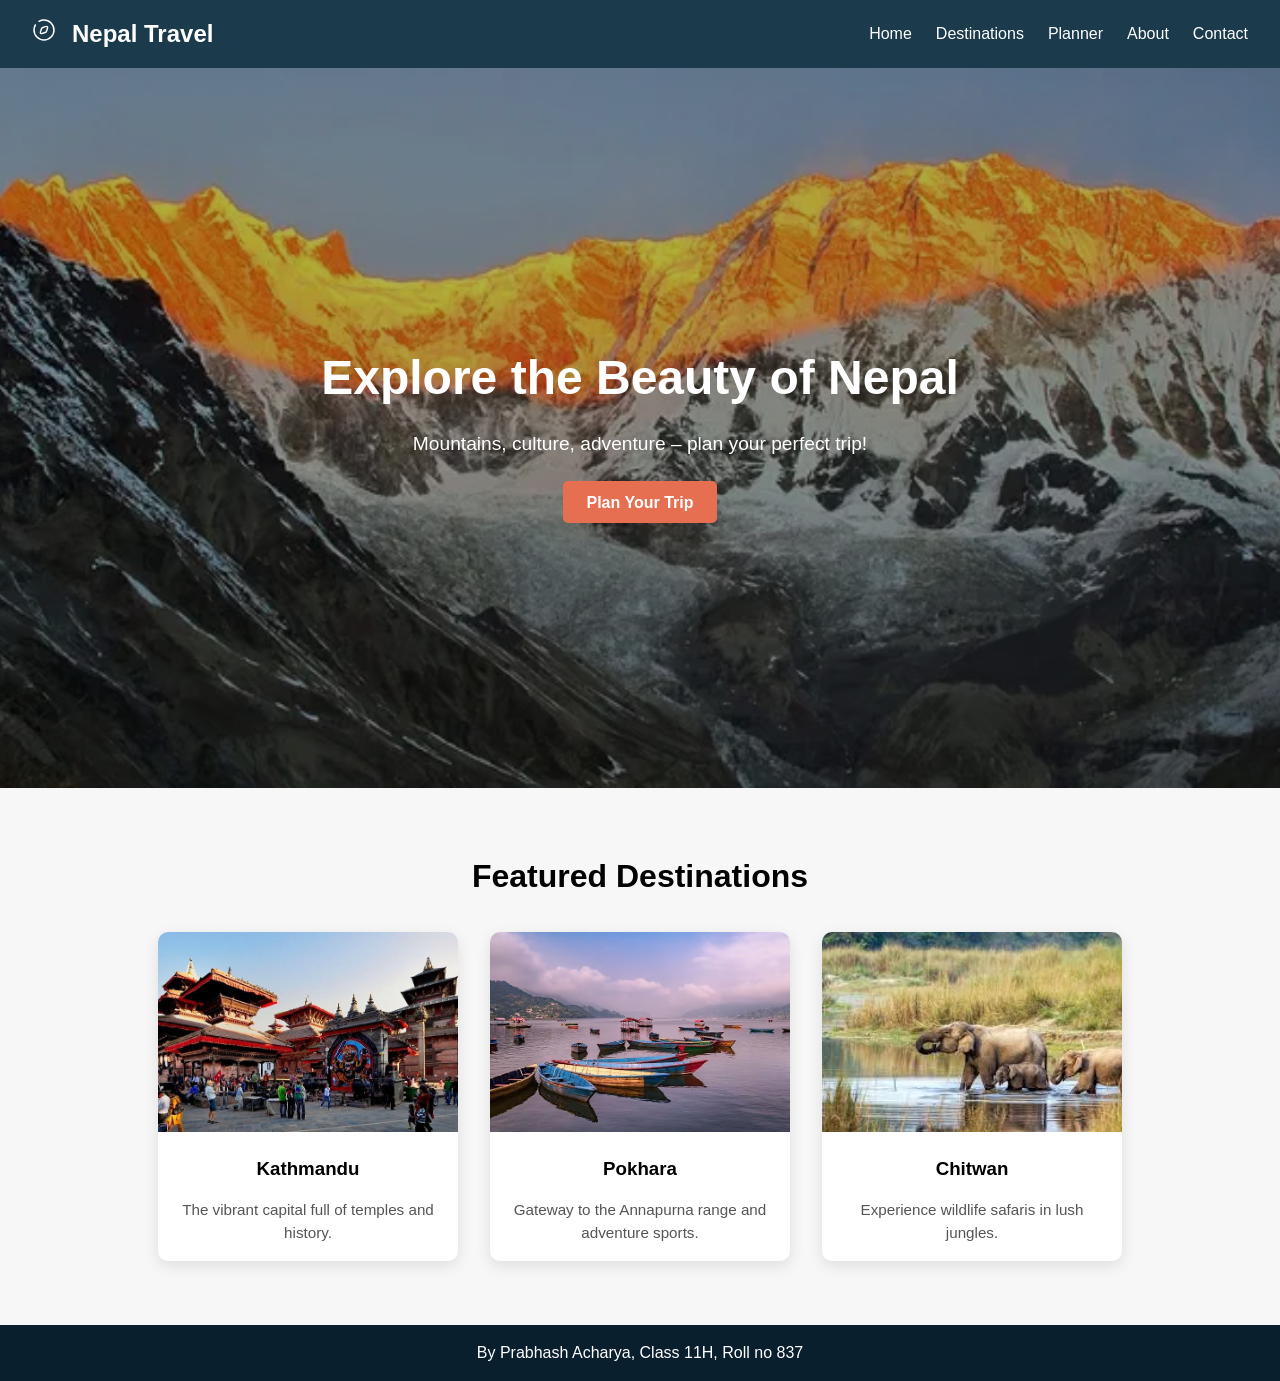
<file: index.html>
<!DOCTYPE html>
<html lang="en">
<head>
    <meta charset="UTF-8">
    <meta name="viewport" content="width=device-width, initial-scale=1.0">
    <title>Nepal Travel Guide</title>
    <link rel="stylesheet" href="style.css">
</head>
<body>

    <!-- Navigation Bar -->
    <header>
        <nav class="navbar">
            <div class="logo"><img src="images/compass.svg" alt="Logo">Nepal Travel</div>
            <ul class="nav-links">
                <li><a href="index.html">Home</a></li>
                <li><a href="destinations.html">Destinations</a></li>
                <li><a href="itinerary.html">Planner</a></li>
                <li><a href="about.html">About</a></li>
                <li><a href="contact.html">Contact</a></li>
            </ul>
        </nav>
    </header>

    <!-- Hero Section -->
    <section class="hero">
        <div class="hero-text">
            <h1>Explore the Beauty of Nepal</h1>
            <p>Mountains, culture, adventure – plan your perfect trip!</p>
            <a href="itinerary.html" class="btn">Plan Your Trip</a>
        </div>
    </section>

    <!-- Featured Destinations -->
    <section class="destinations">
        <h2>Featured Destinations</h2>
        <div class="cards">
            <div class="card">
                <img src="images/kathmandu.jpg" alt="Kathmandu">
                <h3>Kathmandu</h3>
                <p>The vibrant capital full of temples and history.</p>
            </div>
            <div class="card">
                <img src="images/pokhara.avif" alt="Pokhara">
                <h3>Pokhara</h3>
                <p>Gateway to the Annapurna range and adventure sports.</p>
            </div>
            <div class="card">
                <img src="images/chitwan.jfif" alt="Chitwan">
                <h3>Chitwan</h3>
                <p>Experience wildlife safaris in lush jungles.</p>
            </div>
        </div>
    </section>

    <!-- Footer -->
    <footer>
        <p>By Prabhash Acharya, Class 11H, Roll no 837</p>
    </footer>

</body>
</html>
</file>
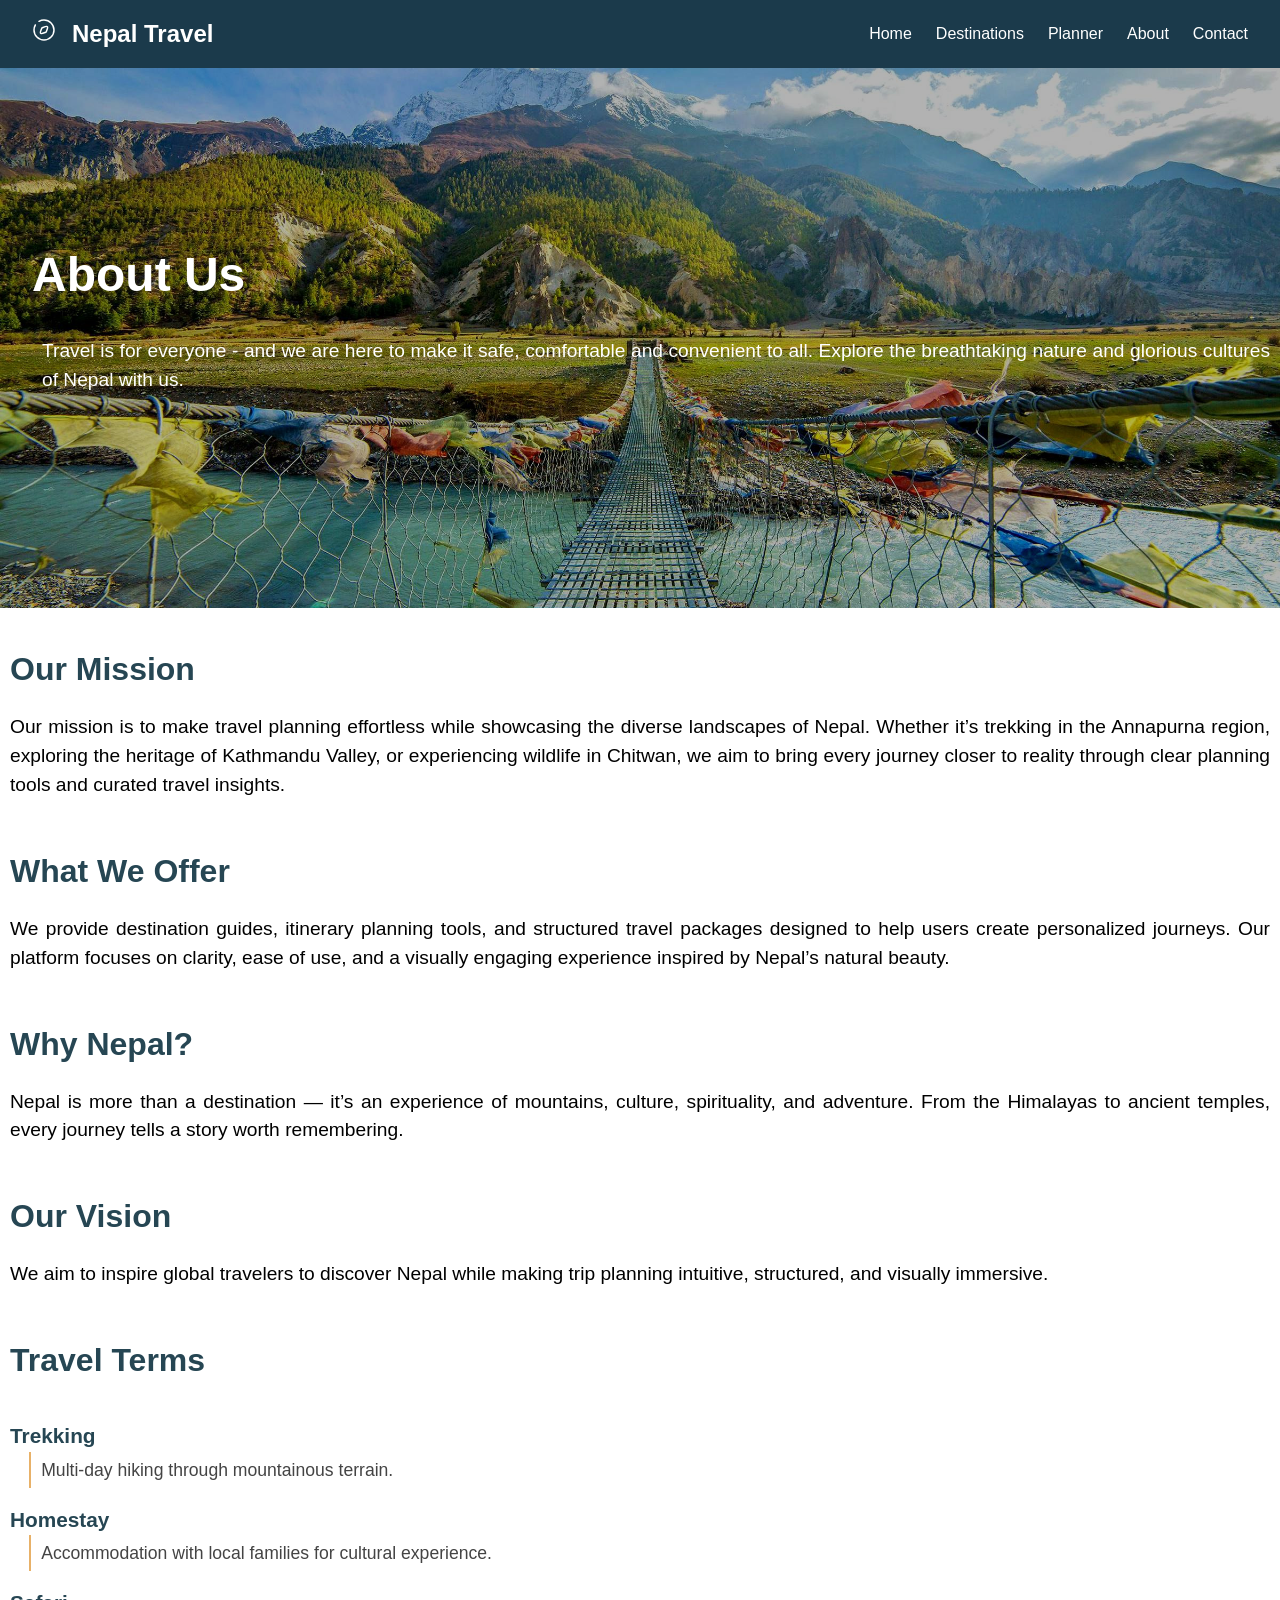
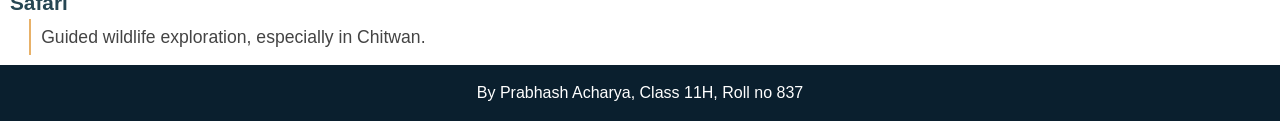
<file: about.html>
<!DOCTYPE html>
<html lang="en">
<head>
    <meta charset="UTF-8">
    <meta name="viewport" content="width=device-width, initial-scale=1.0">
    <title>About Us</title>
    <link rel="stylesheet" href="style.css">
    <link rel="stylesheet" href="about_contact.css">
</head>
<body>

    <!-- Navigation bar -->
    <header>
        <nav class="navbar">
            <div class="logo"><img src="images/compass.svg" alt="Logo">Nepal Travel</div>
            <ul class="nav-links">
                <li><a href="index.html">Home</a></li>
                <li><a href="destinations.html">Destinations</a></li>
                <li><a href="itinerary.html">Planner</a></li>
                <li><a href="about.html">About</a></li>
                <li><a href="contact.html">Contact</a></li>
            </ul>
        </nav>
    </header>
	
	<!-- Hero section -->
    <section class="hero" id="about-hero">
        <div class="hero-text" id="about-hero-text">
            <h1>About Us</h1>
            <p>Travel is for everyone - and we are here to make it safe, comfortable and convenient to all. Explore the breathtaking nature and glorious cultures of Nepal with us.</p>
        </div>
    </section>

    <section class="about-details">
        <h2>Our Mission</h2>
        <p>
            Our mission is to make travel planning effortless while showcasing the diverse landscapes of Nepal.
            Whether it’s trekking in the Annapurna region, exploring the heritage of Kathmandu Valley, or experiencing wildlife in Chitwan,
            we aim to bring every journey closer to reality through clear planning tools and curated travel insights.
        </p>

        <h2>What We Offer</h2>
        <p>
            We provide destination guides, itinerary planning tools, and structured travel packages designed to help users create personalized journeys.
            Our platform focuses on clarity, ease of use, and a visually engaging experience inspired by Nepal’s natural beauty.
        </p>
   
        <h2>Why Nepal?</h2>
        <p>
            Nepal is more than a destination — it’s an experience of mountains, culture, spirituality, and adventure.
            From the Himalayas to ancient temples, every journey tells a story worth remembering.
        </p>
    
        <h2>Our Vision</h2>
        <p>
            We aim to inspire global travelers to discover Nepal while making trip planning intuitive, structured, and visually immersive.
        </p>

        <h2>Travel Terms</h2>
        <dl>
            <dt>Trekking</dt>
            <dd>Multi-day hiking through mountainous terrain.</dd>
        
            <dt>Homestay</dt>
            <dd>Accommodation with local families for cultural experience.</dd>
        
            <dt>Safari</dt>
            <dd>Guided wildlife exploration, especially in Chitwan.</dd>
        </dl>
        
    </section>
	
	
	 <!-- Footer -->
	<footer>
        <p id="footer">By Prabhash Acharya, Class 11H, Roll no 837</p>
    </footer>
	
</body>
</html>
</file>
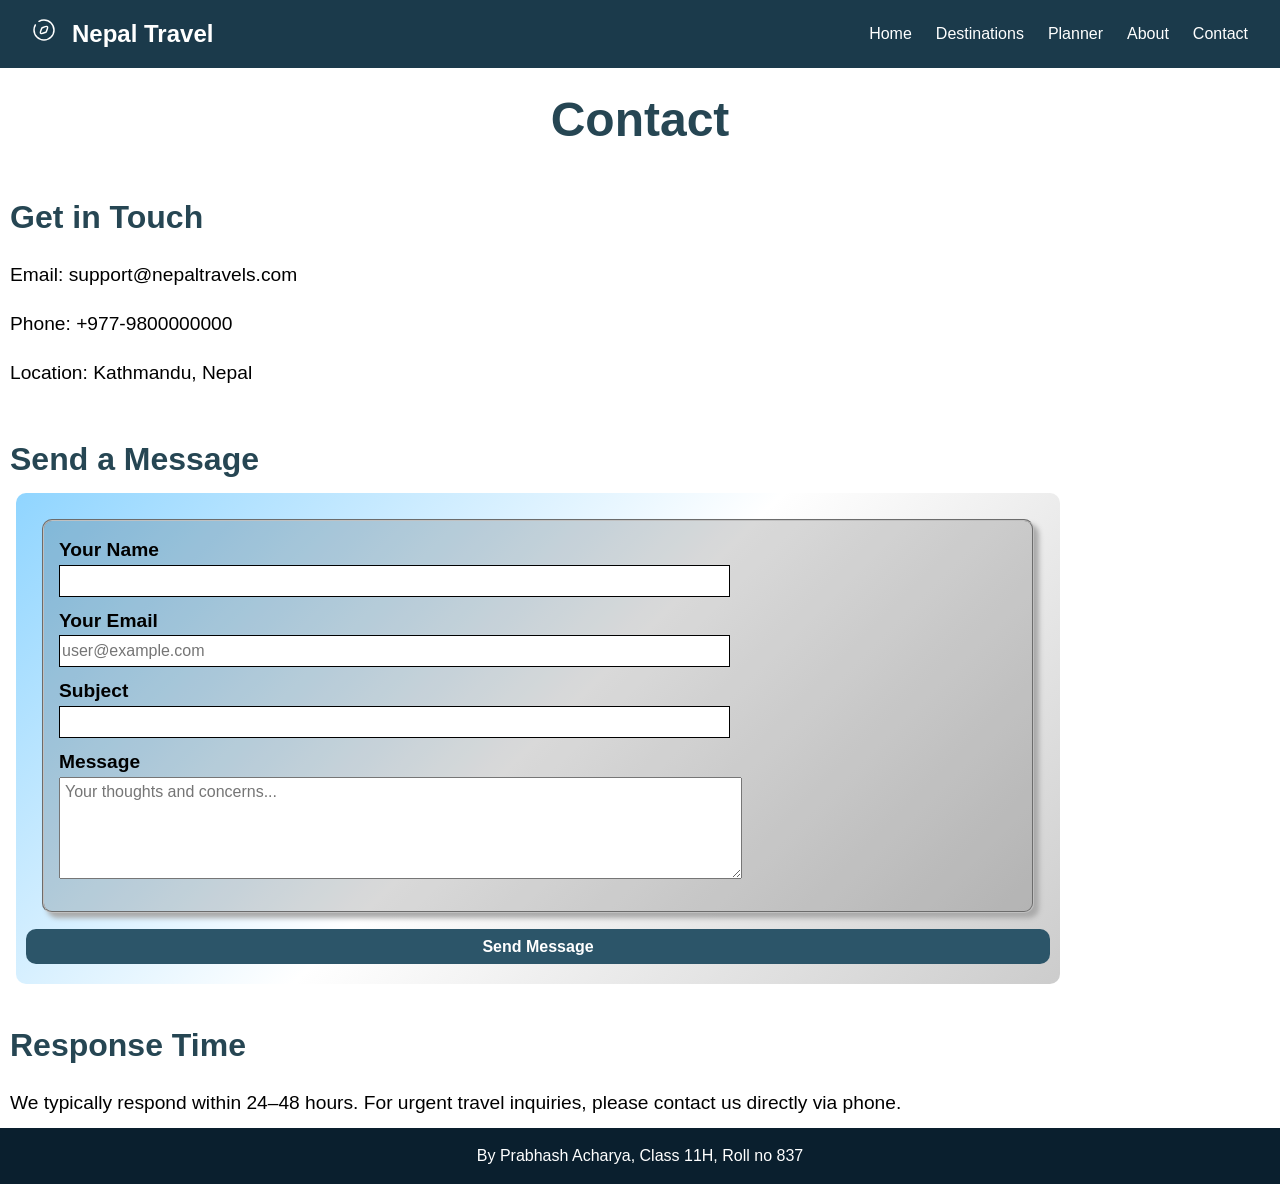
<file: contact.html>
<!DOCTYPE html>
<html lang="en">
<head>
    <meta charset="UTF-8">
    <meta name="viewport" content="width=device-width, initial-scale=1.0">
    <title>Contact</title>
    <link rel="stylesheet" href="style.css">
    <link rel="stylesheet" href="about_contact.css">
</head>
<body>

    <!-- Navigation bar -->
    <header>
        <nav class="navbar">
            <div class="logo"><img src="images/compass.svg" alt="Logo">Nepal Travel</div>
            <ul class="nav-links">
                <li><a href="index.html">Home</a></li>
                <li><a href="destinations.html">Destinations</a></li>
                <li><a href="itinerary.html">Planner</a></li>
                <li><a href="about.html">About</a></li>
                <li><a href="contact.html">Contact</a></li>
            </ul>
        </nav>
    </header>

    <!-- Title -->
     <div class="contact-head">
        <h1>Contact</h1>
     </div>
    
    <div class="contact-info">
        <h2>Get in Touch</h2>

        <p>Email: support@nepaltravels.com</p>
        <p>Phone: +977-9800000000</p>
        <p>Location: Kathmandu, Nepal</p>
    </div>

    <div class="feedback">
        <h2>Send a Message</h2>

        <form>

            <fieldset>

                <label for="name">Your Name</label>
                <input type="text" id="name" name="name" required>

                <label for="email">Your Email</label>
                <input type="email" id="email" name="email" placeholder="user@example.com" required>

                <label for="subject">Subject</label>
                <input type="text" id="subject" name="subject">

                <label for="message">Message</label>
                <textarea id="message" name="message" rows="5" required placeholder="Your thoughts and concerns..."></textarea>

            </fieldset>
            

            <input type="submit" class="button" value="Send Message">
        </form>
    </div>

    <div class="time">
        <h2>Response Time</h2>
        <p>
            We typically respond within 24–48 hours. For urgent travel inquiries, please contact us directly via phone.
        </p>
    </div>
	
	
	 <!-- Footer -->
	<footer>
        <p id="footer">By Prabhash Acharya, Class 11H, Roll no 837</p>
    </footer>
	
</body>
</html>
</file>
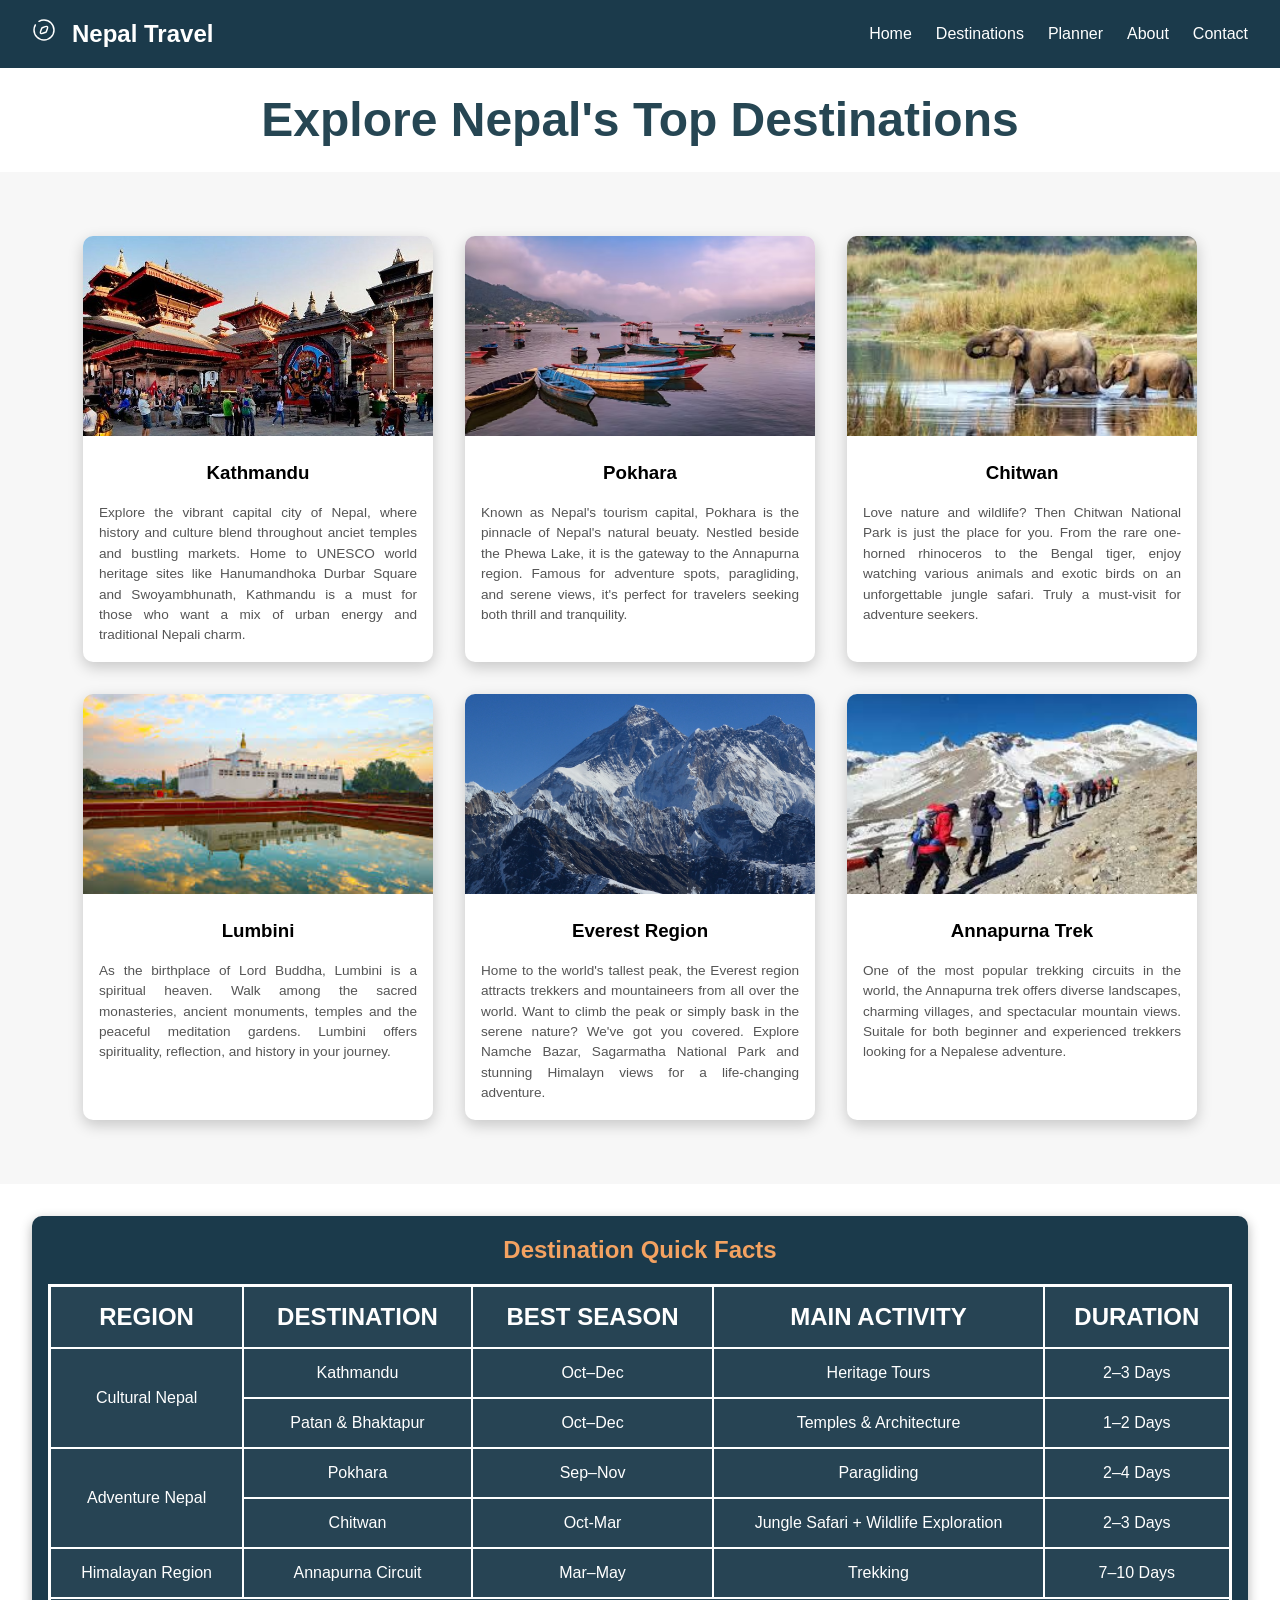
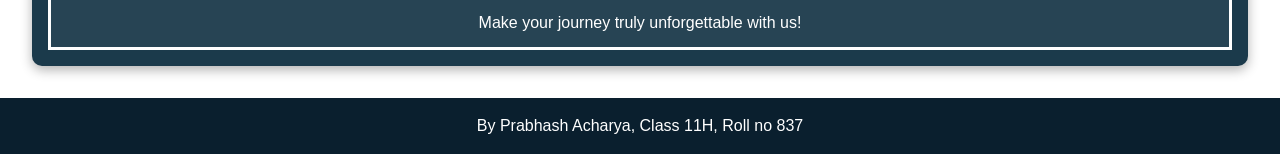
<file: destinations.html>
<!DOCTYPE html>
<html lang="en">
<head>
    <meta charset="UTF-8">
    <meta name="viewport" content="width=device-width, initial-scale=1.0">
    <title>Destinations</title>
    <link rel="stylesheet" href="style.css">
    <link rel="stylesheet" href="table.css">
</head>
<body>

    <!-- Navigation bar -->
    <header>
        <nav class="navbar">
            <div class="logo"><img src="images/compass.svg" alt="Logo">Nepal Travel</div>
            <ul class="nav-links">
                <li><a href="index.html">Home</a></li>
                <li><a href="destinations.html">Destinations</a></li>
                <li><a href="itinerary.html">Planner</a></li>
                <li><a href="about.html">About</a></li>
                <li><a href="contact.html">Contact</a></li>
            </ul>
        </nav>
    </header>

    <!-- Title -->
    <div class="dest-heading">
        <h1>Explore Nepal's Top Destinations</h1>
    </div>
    

    <!-- Destination Cards -->
    <section class="destinations">
        <div class="cards">
            <div class="dest-card">
                <img src="images/kathmandu.jpg" alt="Kathmandu">
                <h3>Kathmandu</h3>
                <p>Explore the vibrant capital city of Nepal, where history and culture blend throughout anciet temples and bustling markets. Home to UNESCO world heritage sites like Hanumandhoka Durbar Square and Swoyambhunath, Kathmandu is a must for those who want a mix of urban energy and traditional Nepali charm.</p>
            </div>
            <div class="dest-card">
                <img src="images/pokhara.avif" alt="Pokahara">
                <h3>Pokhara</h3>
                <p>Known as Nepal's tourism capital, Pokhara is the pinnacle of Nepal's natural beuaty. Nestled beside the Phewa Lake, it is the gateway to the Annapurna region. Famous for adventure spots, paragliding, and serene views, it's perfect for travelers seeking both thrill and tranquility.</p>
            </div>
            <div class="dest-card">
                <img src="images/chitwan.jfif" alt="Chitwan">
                <h3>Chitwan</h3>
                <p>Love nature and wildlife? Then Chitwan National Park is just the place for you. From the rare one-horned rhinoceros to the Bengal tiger, enjoy watching various animals and exotic birds on an unforgettable jungle safari. Truly a must-visit for adventure seekers.</p>
            </div>
            <div class="dest-card">
                <img src="images/lumbini.jfif" alt="Lumbini">
                <h3>Lumbini</h3>
                <p>As the birthplace of Lord Buddha, Lumbini is a spiritual heaven. Walk among the sacred monasteries, ancient monuments, temples and the peaceful meditation gardens. Lumbini offers spirituality, reflection, and history in your journey.</p>
            </div>
            <div class="dest-card">
                <img src="images/everest.jfif" alt="Eevrest">
                <h3>Everest Region</h3>
                <p>Home to the world's tallest peak, the Everest region attracts trekkers and mountaineers from all over the world. Want to climb the peak or simply bask in the serene nature? We've got you covered. Explore Namche Bazar, Sagarmatha National Park and stunning Himalayn views for a life-changing adventure.</p>
            </div>
            <div class="dest-card">
                <img src="images/annapurna-circuit.jfif" alt="Annapurna Trek">
                <h3>Annapurna Trek</h3>
                <p>One of the most popular trekking circuits in the world, the Annapurna trek offers diverse landscapes, charming villages, and spectacular mountain views. Suitale for both beginner and experienced trekkers looking for a Nepalese adventure.</p>
            </div>
        </div>
    </section>

    <section class="destinations-summary">
        <h2>Destination Quick Facts</h2>
    
        <table>
            <thead>
                <tr>
                    <th>Region</th>
                    <th>Destination</th>
                    <th>Best Season</th>
                    <th>Main Activity</th>
                    <th>Duration</th>
                </tr>
            </thead>
    
            <tbody>
                <tr>
                    <td rowspan="2">Cultural Nepal</td>
                    <td>Kathmandu</td>
                    <td>Oct–Dec</td>
                    <td>Heritage Tours</td>
                    <td>2–3 Days</td>
                </tr>
                <tr>
                    <td>Patan & Bhaktapur</td>
                    <td>Oct–Dec</td>
                    <td>Temples & Architecture</td>
                    <td>1–2 Days</td>
                </tr>
                <tr>
                    <td rowspan="2">Adventure Nepal</td>
                    <td>Pokhara</td>
                    <td>Sep–Nov</td>
                    <td>Paragliding</td>
                    <td>2–4 Days</td>
                </tr>
                <tr>
                    <td>Chitwan</td>
                    <td>Oct-Mar</td>
                    <td>Jungle Safari + Wildlife Exploration</td>
                    <td>2–3 Days</td>
                </tr>
                <tr>
                    <td>Himalayan Region</td>
                    <td>Annapurna Circuit</td>
                    <td>Mar–May</td>
                    <td>Trekking</td>
                    <td>7–10 Days</td>
                </tr>
                <tr>
                    <td colspan="5">Make your journey truly unforgettable with us!</td>
                </tr>
            </tbody>
        </table>
    </section>	
    <!-- Footer -->
	<footer>
        <p>By Prabhash Acharya, Class 11H, Roll no 837</p>
    </footer>
	
</body>
</html>
</file>
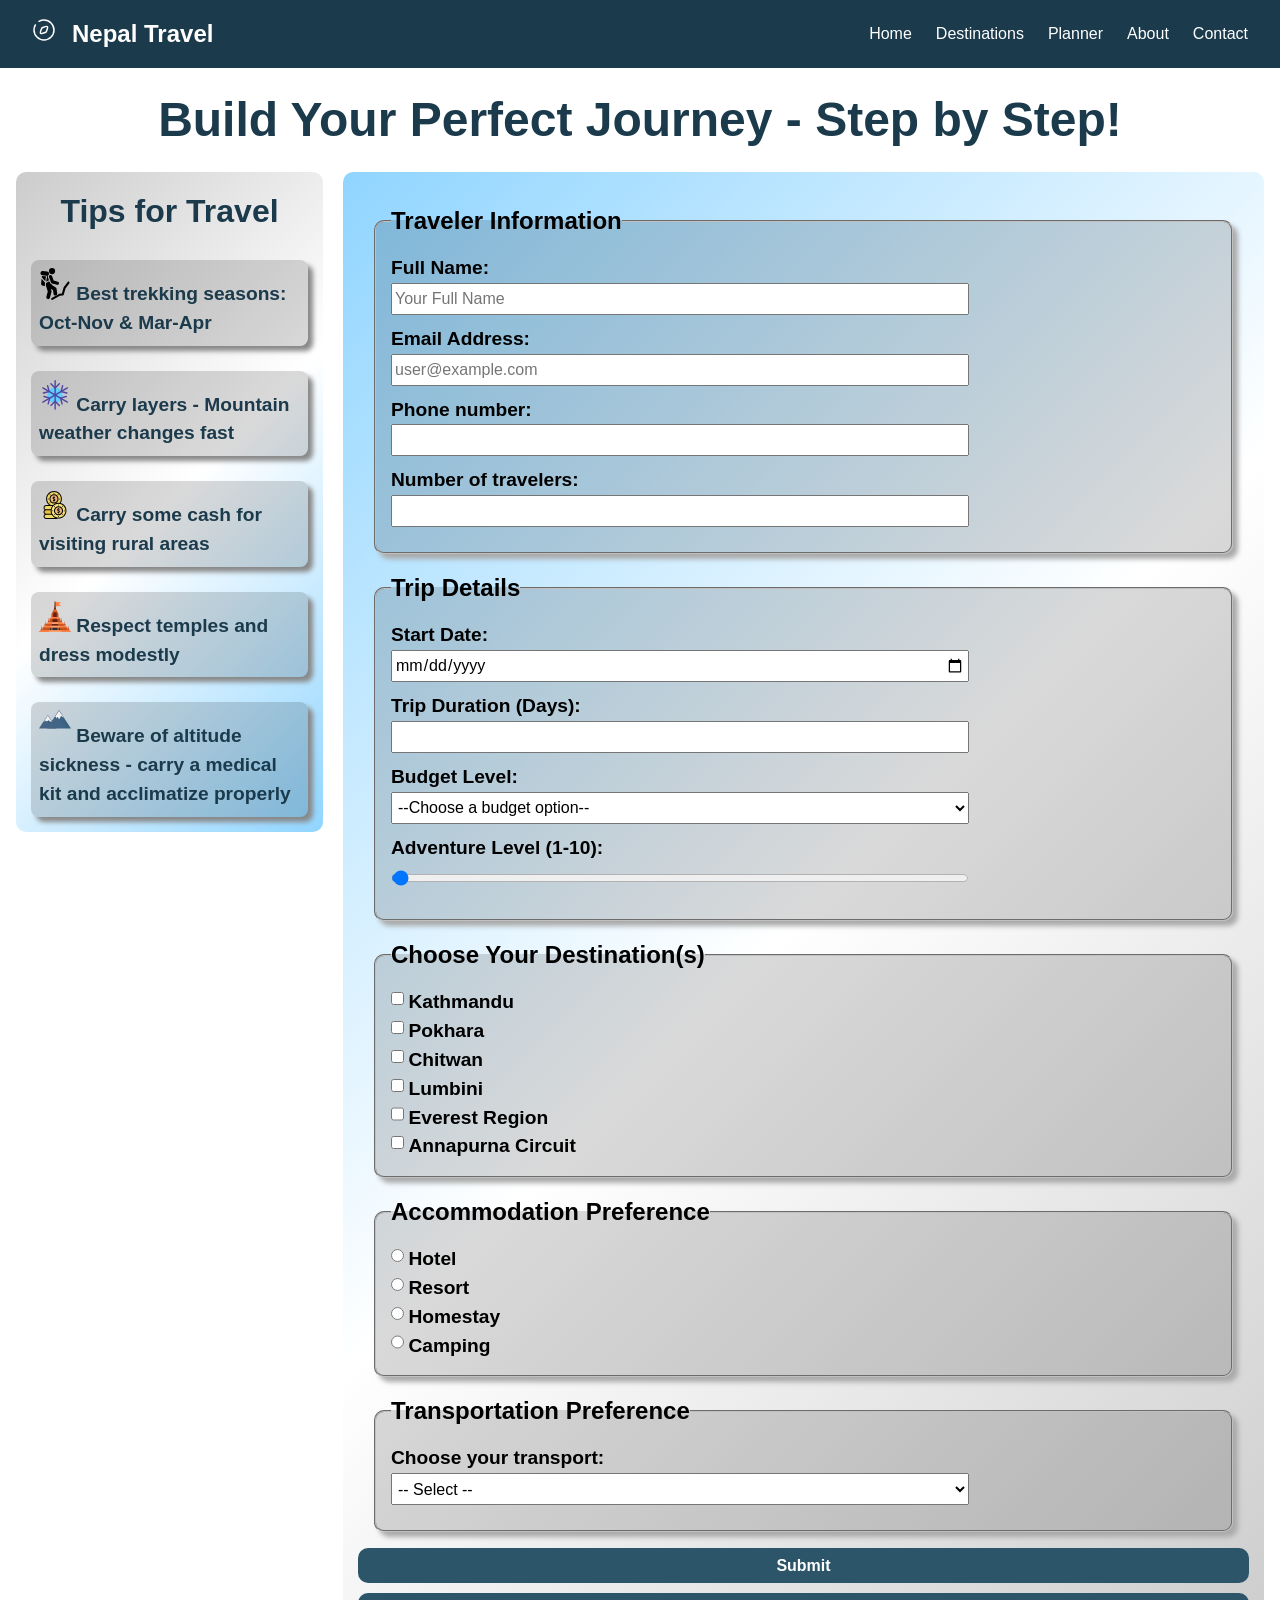
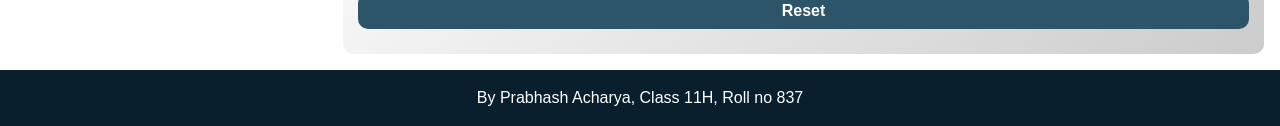
<file: itinerary.html>
<!DOCTYPE html>
<html lang="en">
<head>
    <meta charset="UTF-8">
    <meta name="viewport" content="width=device-width, initial-scale=1.0">
    <title>Itinerary</title>
	<link rel="stylesheet" href="style.css">
    <link rel="stylesheet" href="itinerary.css">
</head>
<body>

    <!-- Navigation bar -->
    <header>
        <nav class="navbar">
            <div class="logo"><img src="images/compass.svg" alt="Logo">Nepal Travel</div>
            <ul class="nav-links">
                <li><a href="index.html">Home</a></li>
                <li><a href="destinations.html">Destinations</a></li>
                <li><a href="itinerary.html">Planner</a></li>
                <li><a href="about.html">About</a></li>
                <li><a href="contact.html">Contact</a></li>
            </ul>
        </nav>
    </header>

    <!-- Title -->
    <div class="heading">
        <h1>Build Your Perfect Journey - Step by Step!</h1>
    </div>
	
	<!--Main body -->
	<div class="container">
	
		<div class="tips">
			<h2> Tips for Travel </h2>

			<div class="tip-card"> 
				<img src="images/hike.svg" alt="Hiking">
				Best trekking seasons: Oct-Nov & Mar-Apr
			</div>

			<div class="tip-card">
				<img src="images/snow.svg" alt="Cold weather">
				Carry layers - Mountain weather changes fast
			</div>

			<div class="tip-card">
				<img src="images/coins.svg" alt="Cash">
				Carry some cash for visiting rural areas
			</div>

			<div class="tip-card">
				<img src="images/temple.svg" alt="Temple">
				Respect temples and dress modestly
			</div>

			<div class="tip-card">
				<img src="images/mountain.svg" alt="Heights">
				Beware of altitude sickness - carry a medical kit and acclimatize properly
			</div>

		</div>
		
		<div class="planner">
		
		<!-- planner form -->
		
		<form>
		
		<fieldset>
			<legend> Traveler Information </legend>
			
			<label for="name"> Full Name: </label>
			<input type="text" id="name" name="name" placeholder="Your Full Name" required>
			
			<label for="email"> Email Address: </label>
			<input type="email" id="email" name="email" placeholder="user@example.com" required>
			
			<label for="phone"> Phone number: </label>
			<input type="tel" id="phone" name="phone">
			
			<label for="num"> Number of travelers: </label>
			<input type="number" id="num" name="num" min="1" step="1">
		</fieldset>
		
		<fieldset>
			<legend>Trip Details</legend>
			
			<label for="date"> Start Date: </label>
			<input type="date" id="date" name="date">
			
			<label for="days"> Trip Duration (Days): </label>
			<input type="number" id="days" name="days" min="1" step="1">
			
			<label for="budget"> Budget Level: </label>
			<select id="budget" name="budget">
			<option value="">--Choose a budget option--</option>
			<option value="Budget">Budget</option>
			<option value="Standard">Standard</option>
			<option value="luxury">Luxury</option>
			</select>
			
			<label for="adventure"> Adventure Level (1-10): </label>
			<input type="range" id="adventure" name="adventure" min="1" max="10" value="1">
		</fieldset>
		
		<!-- DESTINATIONS -->
		<fieldset>
			<legend>Choose Your Destination(s)</legend>

			<input type="checkbox" id="kathmandu" name="destination" value="Kathmandu" required>
			<label for="kathmandu" class="inline">Kathmandu</label>
			<br>
			<input type="checkbox" id="pokhara" name="destination" value="Pokhara">
			<label for="pokhara" class="inline">Pokhara</label>
			<br>
			<input type="checkbox" id="chitwan" name="destination" value="Chitwan">
			<label for="chitwan" class="inline">Chitwan</label>
			<br>
			<input type="checkbox" id="lumbini" name="destination" value="Lumbini">
			<label for="lumbini" class="inline">Lumbini</label>
			<br>
			<input type="checkbox" id="everest" name="destination" value="Everest Region">
			<label for="everest" class="inline">Everest Region</label>
			<br>
			<input type="checkbox" id="annapurna" name="destination" value="Annapurna Circuit">
			<label for="annapurna" class="inline">Annapurna Circuit</label>
		</fieldset>

		<!-- ACCOMMODATION -->
		<fieldset>
			<legend>Accommodation Preference</legend>

			<input type="radio" id="hotel" name="accommodation" value="Hotel" required>
			<label for="hotel" class="inline">Hotel</label>
			<br>
			<input type="radio" id="resort" name="accommodation" value="Resort">
			<label for="resort" class="inline">Resort</label>
			<br>
			<input type="radio" id="homestay" name="accommodation" value="Homestay">
			<label for="homestay" class="inline">Homestay</label>
			<br>
			<input type="radio" id="camping" name="accommodation" value="Camping">
			<label for="camping" class="inline">Camping</label>
		</fieldset>

		<!-- TRANSPORT -->
		<fieldset>
			<legend>Transportation Preference</legend>

			<label for="transport">Choose your transport:</label>
			<select id="transport" name="transport" required>
				<option value="">-- Select --</option>
				<option value="Tourist Bus">Tourist Bus</option>
				<option value="Domestic Flight">Domestic Flight</option>
				<option value="Private Jeep">Private Jeep</option>
				<option value="Mixed">Mixed Transport</option>
			</select>
		</fieldset>
		
		<input type="submit" class="button">
		<input type="reset" class="button"> 
		
		</form>

		</div>
		
	</div>
    
	<!-- Footer -->
	<footer>
        <p>By Prabhash Acharya, Class 11H, Roll no 837</p>
    </footer>
	
</body>
</html>
</file>
<file: style.css>
* {
    font-family: 'Arial', sans-serif;
	margin: 0;
	padding: 0;
}

body {
    line-height: 1.5;
}

/*navbar*/
.navbar {
    display: flex;
    justify-content: space-between;
    align-items: center;
    padding: 1rem 2rem;
    background-color: #1b3a4b;
    color: white;
}

.navbar .logo {
    font-size: 1.5rem;
    font-weight: bold;
}

.navbar ul {
    list-style: none;
    display: flex;
    gap: 1.5rem;
}

.navbar ul li a {
    color: white;
    text-decoration: none;
    font-weight: 500;
}

.navbar ul li a:hover {
    text-decoration: underline;
}

.navbar .logo img {
	height: 1.5rem;
	margin-right: 1rem;
}

/* main (hero) section */
.hero {
    background: url(images/annapurna.webp) no-repeat top center/cover;
    height: 80vh;
    display: flex;
    align-items: center;
    justify-content: center;
    text-align: center;
    color: white;
    position: relative;
	
}

.hero::after {
    content: "";
    position: absolute;
    top: 0;
    left: 0;
    width: 100%;
    height: 100%;
    background-color: rgba(0,0,0,0.3); /* dark overlay */
}


.hero-text {
    position: relative;
    z-index: 1;
}

.hero-text h1 {
    font-size: 3rem;
    margin-bottom: 1rem;
}

.hero-text p {
    font-size: 1.2rem;
    margin-bottom: 2rem;
}

.hero-text .btn {
    padding: 0.8rem 1.5rem;
    background-color: #e76f51;
    color: white;
    text-decoration: none;
    font-weight: bold;
    border-radius: 5px;
    transition: background 0.3s;
}

.hero-text .btn:hover {
    background-color: #f4a261;
}

/* destinations section */
.destinations {
    padding: 4rem 2rem;
    text-align: center;
    background-color: #f7f7f7;
}

.destinations h2 {
    font-size: 2rem;
    margin-bottom: 2rem;
}

.cards {
    display: flex;
    justify-content: center;
    flex-wrap: wrap;
    gap: 2rem;
}

.card {
    background-color: white;
    width: 300px;
    border-radius: 10px;
    overflow: hidden;
    box-shadow: 0 5px 15px rgba(0,0,0,0.1);
    transition: transform 0.3s;
}

.card:hover {
    transform: translateY(-10px);
}

.card img {
    width: 100%;
    height: 200px;
    object-fit: cover;
}

.card h3 {
    margin: 1rem;
}

.card p {
    margin: 0 1rem 1rem 1rem;
    font-size: 0.95rem;
    color: #555;
}

/* Footer */
footer {
    background-color: #0a1f2e;
    color: white;
    text-align: center;
    padding: 1rem 0;
}

/* destinations page */
.dest-heading h1 {
    color: #264653;
    text-align: center;
    font-size: 3rem;
    margin-top: 1rem;
    margin-bottom: 1rem;
}
.dest-card {
    background-color: white;
    width: 350px;
    border-radius: 10px;
    overflow: hidden;
    box-shadow: 0 5px 15px rgba(0,0,0,0.2);
	transition: transform 0.3s;
}

.dest-card h3 {
	margin: 1rem;
}

.dest-card p {
	margin: 0 1rem 1rem 1rem;
	font-size: 0.85rem;
	text-align: justify;
	color: #555555;
	
}

.dest-card img {
	width: 100%;
	height: 200px;
    object-fit: cover;
}

.dest-card:hover {
	transform: scale(1.05);
}
</file>
<file: about_contact.css>
/* about page */
#about-hero {
	height: 60vh;
	justify-content: start;
	text-align: left;
	background: url(images/about-image.jpg) no-repeat;
	background-size: cover;
	background-position: center 25%;
}

#about-hero-text{
	margin-left: 2rem;
}

#about-hero-text p{
	font-size: 1.75rem;
}

h2 {
    font-size: 2rem;
    color: #264653;
    margin-top: 1.7rem;
    padding: 10px;
}

p:not(#footer) {
    padding: 10px;
    font-size: 1.2rem;
    text-align: justify;
}

dl {
    padding: 10px;
}

dt {
    font-size: 1.3rem;
    font-weight: 600;
    color: #264653; 
    margin-top: 1rem;

}


dd {
    margin-left: 1.2rem;
    padding: 5px 10px;
    font-size: 1.1rem;
    color: #444;
    border-left: 2px solid #E8B168; 
}

/* contact page */

.contact-head h1 {
    color: #264653;
    text-align: center;
    font-size: 3rem;
    margin-top: 1rem;
    margin-bottom: 1rem;
}

form{
    width: 80%;
    margin-left: 1rem;
    padding: 10px;
    border-radius: 10px;
    background: linear-gradient(135deg, #90d5ff, #ffffff, #cccccc);
}

fieldset {
	padding: 15px;
	margin: 1rem;
	border-radius: 10px;
	box-shadow: 5px 5px 5px #aaaaaa;
	background-color: rgba(0, 0, 0, 0.15);
}


label {
	display: block;
	font-size: 1.2rem;
	font-weight: 650;
}

input{
	box-sizing: border-box;
    border: 1px solid black;
	height: 2rem;
	width: 70%;
	margin-bottom: 10px;
	padding: 2px;
	font-size: 1rem;
}

textarea {
    width: 70%;
    margin-bottom: 10px;
    padding: 5px;
    font-size: 1rem;
}

.button {
	height: 2.2rem;
	border-radius: 10px;
	color: white;
	font-weight: 700;
	font-size: 1rem;
	background-color: #2c5569;
	transition: background 0.3s;
	border: 0px;
	padding: 5px;
	width: 100%;
}

.button:hover {
	background-color: #1b3a4b;
	cursor: pointer;
}
</file>
<file: table.css>
.destinations-summary {
    margin: 2rem;
    max-width: 100%; 
    padding: 1rem;
    background-color: #1b3a4b; 
    color: #fff; 
    border-radius: 10px;
    box-shadow: 0 4px 12px rgba(0,0,0,0.3);
}

.destinations-summary h2 {
    text-align: center;
    color: #f4a261;
    margin-bottom: 1rem;
}

.destinations-summary table {
    width: 100%;
    border-collapse: collapse;
    border: 3px solid #ffffff;
}

.destinations-summary th,
.destinations-summary td {
    padding: 0.75rem 1rem;
    text-align: center;
    border: 2px solid #ffffff;
}

.destinations-summary tbody td, th {
    background-color: rgba(255, 255, 255, 0.05); 
    transition: transform 0.2s ease, background-color 0.2s ease;
}

.destinations-summary tbody td:hover {
    background-color: rgba(255, 255, 255, 0.15); 
    transform: scale(1.02); 
}

.destinations-summary th {
    font-weight: 600;
    text-transform: uppercase;
    font-size: 1.5rem;
}

.destinations-summary td {
    font-weight: 400;
    font-size: 1rem;
}
</file>
<file: itinerary.css>
/* heading */
.heading h1 {
	color: #1b3a4b;
    text-align: center;
    font-size: 3rem;
    margin-top: 1rem;
    margin-bottom: 1rem;
}

/* grid display */
.container {
	display: grid;
	grid-template-columns: 1fr 3fr;
	gap: 20px;
	margin: 1rem;
	align-items: start;
}

.tips, .planner {
	border-radius: 10px;
	padding: 15px;
}

.planner {
	background: linear-gradient(135deg, #90d5ff, #ffffff, #cccccc);
}

/* Tips */

.tips {
	background: linear-gradient(135deg, #cccccc, #ffffff, #90d5ff);
	position: sticky;
	top: 20px;
	display: grid;
	grid-template-columns: 1fr;
	gap: 25px;
}

.tips h2 {
	font-size: 2rem;
	color: #1b3a4b;
	text-align: center;
}

.tip-card {
	font-size: 1.2rem;
	color: #1b3a4b;
	background-color: rgba(0, 0, 0, 0.15);
	border-radius: 8px;
	box-shadow: 5px 5px 5px #888888;
	padding: 8px;
	font-weight: bold;
	transition: transform 0.3s;
}

.tip-card img {
	width: 2rem;
}

.tip-card:hover {
	transform: scale(1.025);
}

/* form */

legend {
	font-size: 1.5rem;
	font-weight: 700;
}

fieldset {
	padding: 15px;
	margin: 1rem;
	border-radius: 10px;
	box-shadow: 5px 5px 5px #aaaaaa;
	background-color: rgba(0, 0, 0, 0.15);
}

label {
	display: block;
	font-size: 1.2rem;
	font-weight: 650;
}

input, select {
	box-sizing: border-box;
	height: 2rem;
	width: 70%;
	margin-bottom: 10px;
	padding: 2px;
	font-size: 1rem;
}

.inline {
	display: inline-block;
}

input[type="radio"], input[type="checkbox"] {
	height: 1.2rem;
	padding: 0px;
	margin-bottom: 0px;
	width: auto;
}

.button {
	height: 2.2rem;
	border-radius: 10px;
	color: white;
	font-weight: 700;
	font-size: 1rem;
	background-color: #2c5569;
	transition: background 0.3s;
	border: 0px;
	padding: 5px;
	width: 100%;
}

.button:hover {
	background-color: #1b3a4b;
	cursor: pointer;
}
</file>
